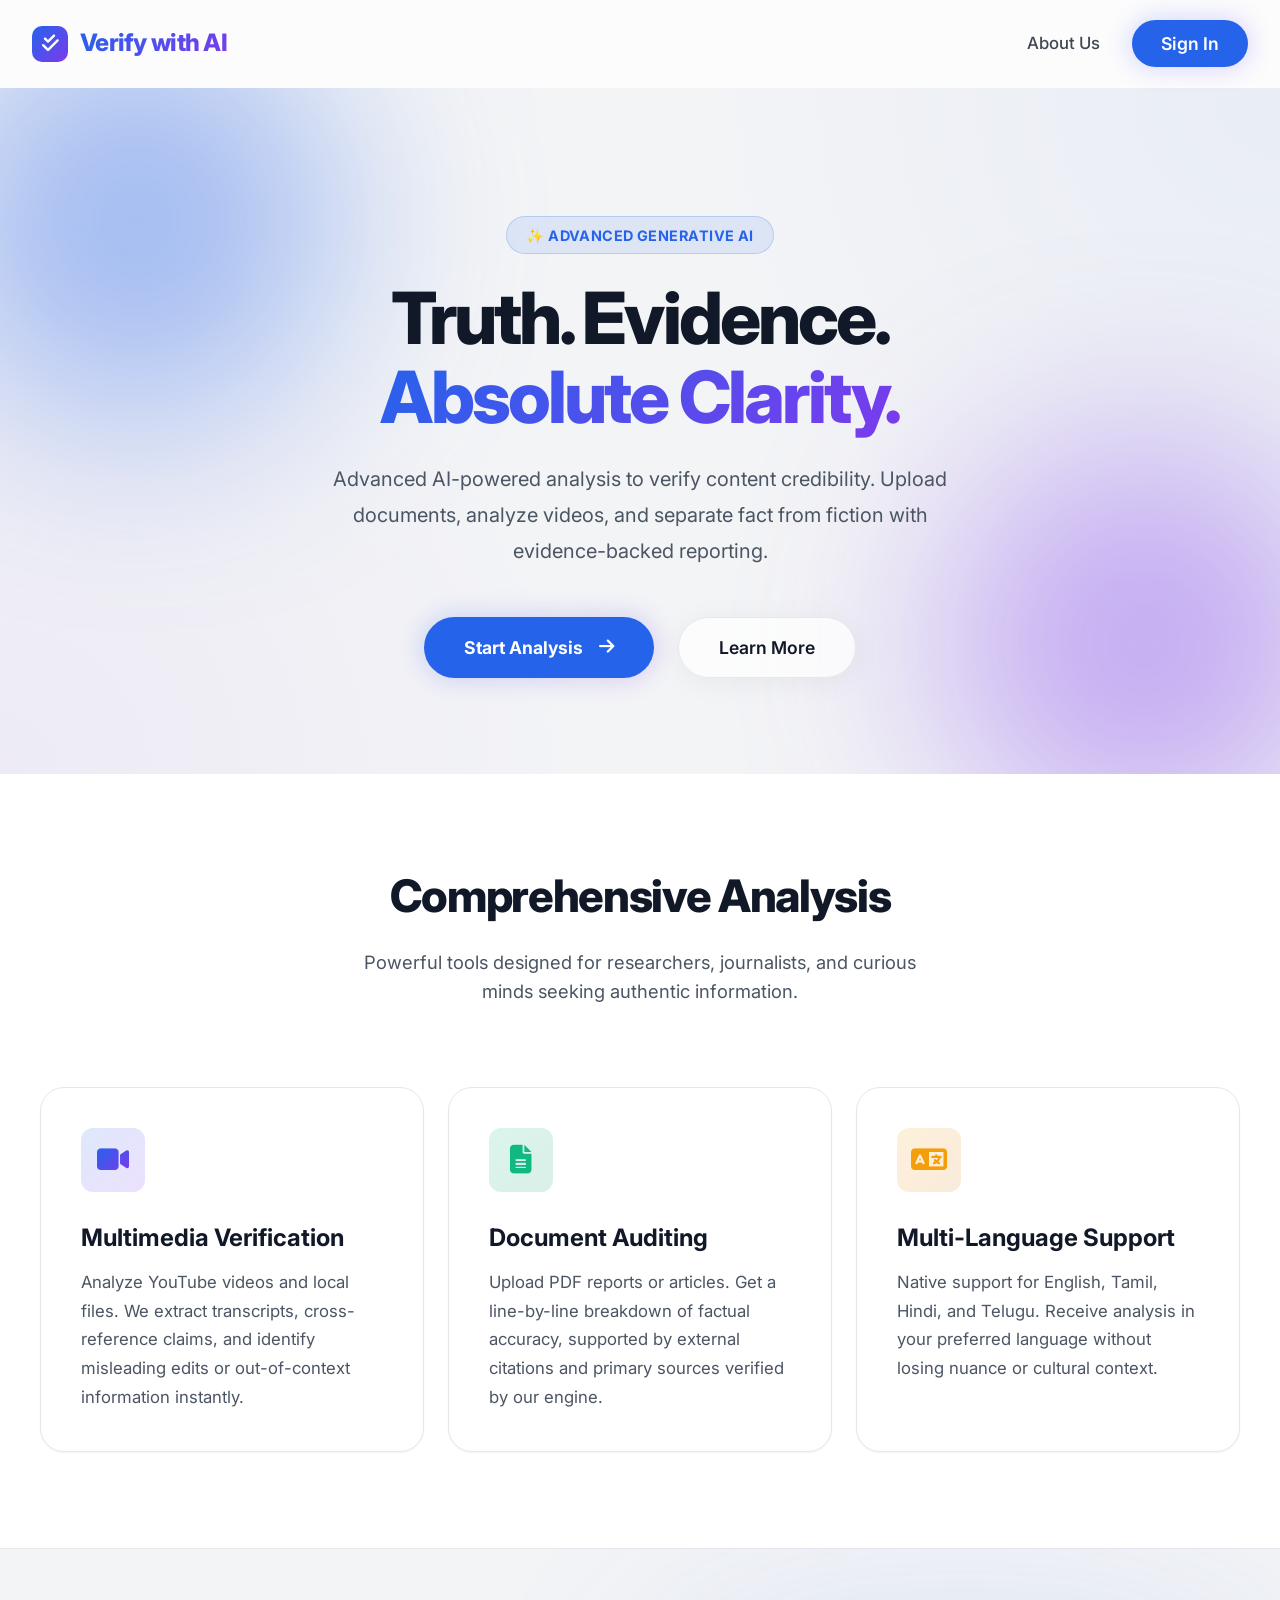
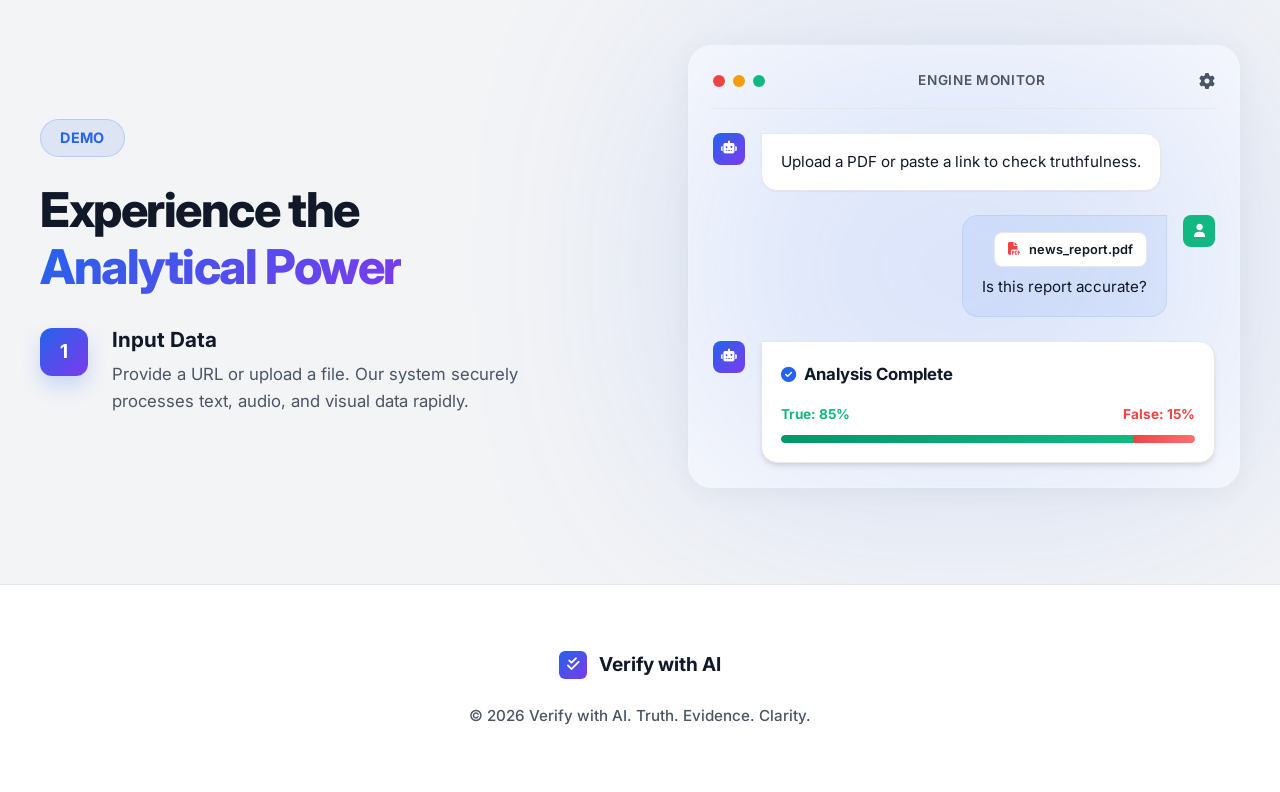
<file: index.html>
<!DOCTYPE html>
<html lang="en">

<head>
    <meta charset="UTF-8">
    <meta name="viewport" content="width=device-width, initial-scale=1.0">
    <title>Verify with AI - Advanced Content Verification</title>
    <link rel="stylesheet" href="style.css">
    <!-- Using Inter font for professional look -->
    <link href="https://fonts.googleapis.com/css2?family=Inter:wght@300;400;500;600;700&display=swap" rel="stylesheet">
    <link rel="stylesheet" href="https://cdnjs.cloudflare.com/ajax/libs/font-awesome/6.5.0/css/all.min.css">
</head>

<body class="landing-body">
    <nav class="glass-nav" style="padding: 1.25rem 2rem; display: flex; justify-content: space-between; align-items: center;">
        <div style="display: flex; align-items: center; gap: 0.75rem;">
            <div style="background: var(--primary-gradient); width: 36px; height: 36px; border-radius: 10px; display: flex; align-items: center; justify-content: center; color: white; font-size: 1.2rem;">
                <i class="fas fa-check-double"></i>
            </div>
            <div style="font-weight: 800; font-size: 1.5rem; letter-spacing: -0.03em;" class="text-gradient">Verify with AI</div>
        </div>
        <div style="display: flex; gap: 2rem; align-items: center;">
            <a href="about.html" style="color: var(--text-primary); text-decoration: none; font-weight: 500; font-size: 1.05rem; transition: color 0.3s; opacity: 0.8;">About Us</a>
            <a href="login.html" class="primary-button btn-glow" style="border-radius: 2rem; padding: 0.6rem 1.8rem;">
                Sign In
            </a>
        </div>
    </nav>

    <header class="hero-section">
        <div style="max-width: 900px; margin: 0 auto; text-align: center; position: relative; z-index: 10;">
            <div class="premium-badge animate-up" style="animation-delay: 0.1s;">✨ Advanced Generative AI</div>
            <h1 class="animate-up" style="font-size: 4.5rem; font-weight: 800; line-height: 1.1; margin-bottom: 1.5rem; letter-spacing: -0.04em; animation-delay: 0.2s;">
                Truth. Evidence. <br><span class="text-gradient">Absolute Clarity.</span>
            </h1>
            <p class="animate-up" style="font-size: 1.25rem; color: var(--text-secondary); max-width: 650px; margin: 0 auto 3rem; line-height: 1.8; animation-delay: 0.3s;">
                Advanced AI-powered analysis to verify content credibility. Upload documents, analyze videos, and separate fact from fiction with evidence-backed reporting.
            </p>
            <div class="animate-up" style="display: flex; gap: 1.5rem; justify-content: center; animation-delay: 0.4s;">
                <button class="primary-button btn-glow" onclick="window.location.href='login.html'" style="font-size: 1.1rem; padding: 1.2rem 2.5rem; border-radius: 3rem; font-weight: 700;">
                    Start Analysis <i class="fas fa-arrow-right" style="margin-left: 0.5rem;"></i>
                </button>
                <button class="secondary-button glass-panel" onclick="window.location.href='about.html'" style="font-size: 1.1rem; padding: 1.2rem 2.5rem; border-radius: 3rem; font-weight: 600; border: 1px solid var(--border-color);">
                    Learn More
                </button>
            </div>
        </div>
        <div style="position: absolute; top: -10%; left: -5%; width: 400px; height: 400px; background: rgba(37, 99, 235, 0.4); filter: blur(100px); border-radius: 50%; z-index: 0; pointer-events: none;"></div>
        <div style="position: absolute; bottom: -10%; right: -5%; width: 400px; height: 400px; background: rgba(124, 58, 237, 0.4); filter: blur(100px); border-radius: 50%; z-index: 0; pointer-events: none;"></div>
    </header>

    <section id="features" style="padding: 6rem 2rem; background-color: var(--surface-color); position: relative; z-index: 10;">
        <div style="text-align: center; margin-bottom: 5rem;">
            <h2 style="font-size: 2.8rem; margin-bottom: 1.5rem; font-weight: 800; letter-spacing: -0.03em;">Comprehensive Analysis</h2>
            <p style="color: var(--text-secondary); font-size: 1.15rem; max-width: 600px; margin: 0 auto;">Powerful tools designed for researchers, journalists, and curious minds seeking authentic information.</p>
        </div>

        <div class="bento-grid">
            <div class="premium-card animate-up" style="animation-delay: 0.1s;">
                <div class="feature-icon" style="background: linear-gradient(135deg, rgba(37, 99, 235, 0.15) 0%, rgba(124, 58, 237, 0.15) 100%); width: 64px; height: 64px; font-size: 1.8rem; margin-bottom: 2rem;">
                    <i class="fas fa-video text-gradient"></i>
                </div>
                <h3 style="font-size: 1.5rem; margin-bottom: 1rem; font-weight: 700;">Multimedia Verification</h3>
                <p style="color: var(--text-secondary); font-size: 1.05rem; line-height: 1.7;">Analyze YouTube videos and local files. We extract transcripts, cross-reference claims, and identify misleading edits or out-of-context information instantly.</p>
            </div>

            <div class="premium-card animate-up" style="animation-delay: 0.3s;">
                <div class="feature-icon" style="background: linear-gradient(135deg, rgba(16, 185, 129, 0.15) 0%, rgba(5, 150, 105, 0.15) 100%); color: #10B981; width: 64px; height: 64px; font-size: 1.8rem; margin-bottom: 2rem;">
                    <i class="fas fa-file-alt"></i>
                </div>
                <h3 style="font-size: 1.5rem; margin-bottom: 1rem; font-weight: 700;">Document Auditing</h3>
                <p style="color: var(--text-secondary); font-size: 1.05rem; line-height: 1.7;">Upload PDF reports or articles. Get a line-by-line breakdown of factual accuracy, supported by external citations and primary sources verified by our engine.</p>
            </div>

            <div class="premium-card animate-up" style="animation-delay: 0.5s;">
                <div class="feature-icon" style="background: linear-gradient(135deg, rgba(245, 158, 11, 0.15) 0%, rgba(217, 119, 6, 0.15) 100%); color: #F59E0B; width: 64px; height: 64px; font-size: 1.8rem; margin-bottom: 2rem;">
                    <i class="fas fa-language"></i>
                </div>
                <h3 style="font-size: 1.5rem; margin-bottom: 1rem; font-weight: 700;">Multi-Language Support</h3>
                <p style="color: var(--text-secondary); font-size: 1.05rem; line-height: 1.7;">Native support for English, Tamil, Hindi, and Telugu. Receive analysis in your preferred language without losing nuance or cultural context.</p>
            </div>
        </div>
    </section>

    <section style="padding: 6rem 2rem; background: var(--bg-color); border-top: 1px solid var(--border-color); position: relative; overflow: hidden;">
        <div style="max-width: 1200px; margin: 0 auto; display: grid; grid-template-columns: 1fr 1fr; gap: 6rem; align-items: center;">
            <div class="animate-up" style="animation-delay: 0.2s;">
                <div class="premium-badge">Demo</div>
                <h2 style="font-size: 3rem; margin-bottom: 2rem; font-weight: 800; line-height: 1.2; letter-spacing: -0.03em;">Experience the <br><span class="text-gradient">Analytical Power</span></h2>
                <div style="display: flex; flex-direction: column; gap: 2.5rem;">
                    <div style="display: flex; gap: 1.5rem; align-items: flex-start;">
                        <div style="width: 48px; height: 48px; background: var(--primary-gradient); color: white; border-radius: 12px; display: flex; align-items: center; justify-content: center; font-weight: 700; font-size: 1.2rem; flex-shrink: 0; box-shadow: 0 10px 20px rgba(37, 99, 235, 0.2);">1</div>
                        <div>
                            <h4 style="font-size: 1.3rem; margin-bottom: 0.5rem; font-weight: 700;">Input Data</h4>
                            <p style="color: var(--text-secondary); font-size: 1.05rem; line-height: 1.6;">Provide a URL or upload a file. Our system securely processes text, audio, and visual data rapidly.</p>
                        </div>
                    </div>
                </div>
            </div>

            <div class="glass-panel animate-up" style="padding: 1.5rem; animation-delay: 0.4s; position: relative;">
                <div style="border-bottom: 1px solid var(--border-color); padding-bottom: 1rem; margin-bottom: 1.5rem; display: flex; align-items: center; justify-content: space-between;">
                    <div style="display: flex; align-items: center; gap: 0.5rem;">
                        <div style="width: 12px; height: 12px; background: #EF4444; border-radius: 50%;"></div>
                        <div style="width: 12px; height: 12px; background: #F59E0B; border-radius: 50%;"></div>
                        <div style="width: 12px; height: 12px; background: #10B981; border-radius: 50%;"></div>
                    </div>
                    <span style="font-size: 0.85rem; font-weight: 600; color: var(--text-secondary); letter-spacing: 0.05em; text-transform: uppercase;">Engine Monitor</span>
                    <i class="fas fa-cog" style="color: var(--text-secondary);"></i>
                </div>

                <div style="display: flex; flex-direction: column; gap: 1.5rem;">
                    <div style="display: flex; gap: 1rem; align-items: flex-start;">
                        <div style="width: 32px; height: 32px; background: var(--primary-gradient); border-radius: 8px; display: flex; align-items: center; justify-content: center; color: white; font-size: 0.8rem; flex-shrink: 0;">
                            <i class="fas fa-robot"></i>
                        </div>
                        <div style="background: var(--surface-color); padding: 1rem 1.2rem; border-radius: 0 1rem 1rem 1rem; font-size: 0.95rem; color: var(--text-primary); border: 1px solid var(--border-color); box-shadow: var(--shadow-sm);">
                            Upload a PDF or paste a link to check truthfulness.
                        </div>
                    </div>

                    <div style="display: flex; gap: 1rem; align-items: flex-start; flex-direction: row-reverse;">
                        <div style="width: 32px; height: 32px; background: var(--secondary-color); border-radius: 8px; display: flex; align-items: center; justify-content: center; color: white; font-size: 0.8rem; flex-shrink: 0;">
                            <i class="fas fa-user"></i>
                        </div>
                        <div style="background: rgba(37, 99, 235, 0.08); padding: 1rem 1.2rem; border-radius: 1rem 0 1rem 1rem; font-size: 0.95rem; color: var(--text-primary); text-align: right; border: 1px solid rgba(37, 99, 235, 0.1);">
                            <div style="display: inline-flex; align-items: center; gap: 0.5rem; background: var(--surface-color); padding: 0.4rem 0.8rem; border-radius: 0.5rem; margin-bottom: 0.5rem; font-size: 0.8rem; border: 1px solid var(--border-color); font-weight: 600;">
                                <i class="fas fa-file-pdf" style="color: #EF4444;"></i> news_report.pdf
                            </div><br>
                            Is this report accurate?
                        </div>
                    </div>

                    <div style="display: flex; gap: 1rem; align-items: flex-start;">
                        <div style="width: 32px; height: 32px; background: var(--primary-gradient); border-radius: 8px; display: flex; align-items: center; justify-content: center; color: white; font-size: 0.8rem; flex-shrink: 0;">
                            <i class="fas fa-robot"></i>
                        </div>
                        <div style="background: var(--surface-color); padding: 1.2rem; border-radius: 0 1rem 1rem 1rem; font-size: 0.95rem; color: var(--text-primary); border: 1px solid var(--border-color); width: 100%; box-shadow: var(--shadow-md);">
                            <div style="display: flex; align-items: center; gap: 0.5rem; margin-bottom: 1rem;">
                                <i class="fas fa-check-circle" style="color: var(--primary-color);"></i>
                                <strong style="font-size: 1.05rem;">Analysis Complete</strong>
                            </div>
                            <div style="margin-top: 0.5rem; display: flex; justify-content: space-between; font-size: 0.85rem; font-weight: 700;">
                                <span style="color: #10B981;">True: 85%</span>
                                <span style="color: #EF4444;">False: 15%</span>
                            </div>
                            <div style="width: 100%; height: 8px; background: var(--bg-color); border-radius: 4px; margin-top: 0.6rem; overflow: hidden; display: flex;">
                                <div style="width: 85%; height: 100%; background: linear-gradient(90deg, #059669, #10B981); border-radius: 4px 0 0 4px;"></div>
                                <div style="width: 15%; height: 100%; background: linear-gradient(90deg, #EF4444, #F87171); border-radius: 0 4px 4px 0;"></div>
                            </div>
                        </div>
                    </div>
                </div>
                <div style="position: absolute; top: 50%; left: 50%; width: 100%; height: 100%; background: var(--primary-color); transform: translate(-50%, -50%); filter: blur(120px); opacity: 0.15; z-index: -1; pointer-events: none;"></div>
            </div>
        </div>
    </section>

    <footer style="background-color: var(--surface-color); padding: 4rem 2rem; border-top: 1px solid var(--border-color); text-align: center;">
        <div style="display: flex; align-items: center; justify-content: center; gap: 0.75rem; margin-bottom: 1.5rem;">
            <div style="background: var(--primary-gradient); width: 28px; height: 28px; border-radius: 6px; display: flex; align-items: center; justify-content: center; color: white; font-size: 0.9rem;">
                <i class="fas fa-check-double"></i>
            </div>
            <div style="font-weight: 700; font-size: 1.2rem; color: var(--text-primary);">Verify with AI</div>
        </div>
        <p style="color: var(--text-secondary); font-size: 0.95rem; font-weight: 500;">&copy; 2026 Verify with AI. Truth. Evidence. Clarity.</p>
    </footer>
</body>

</html>
</file>
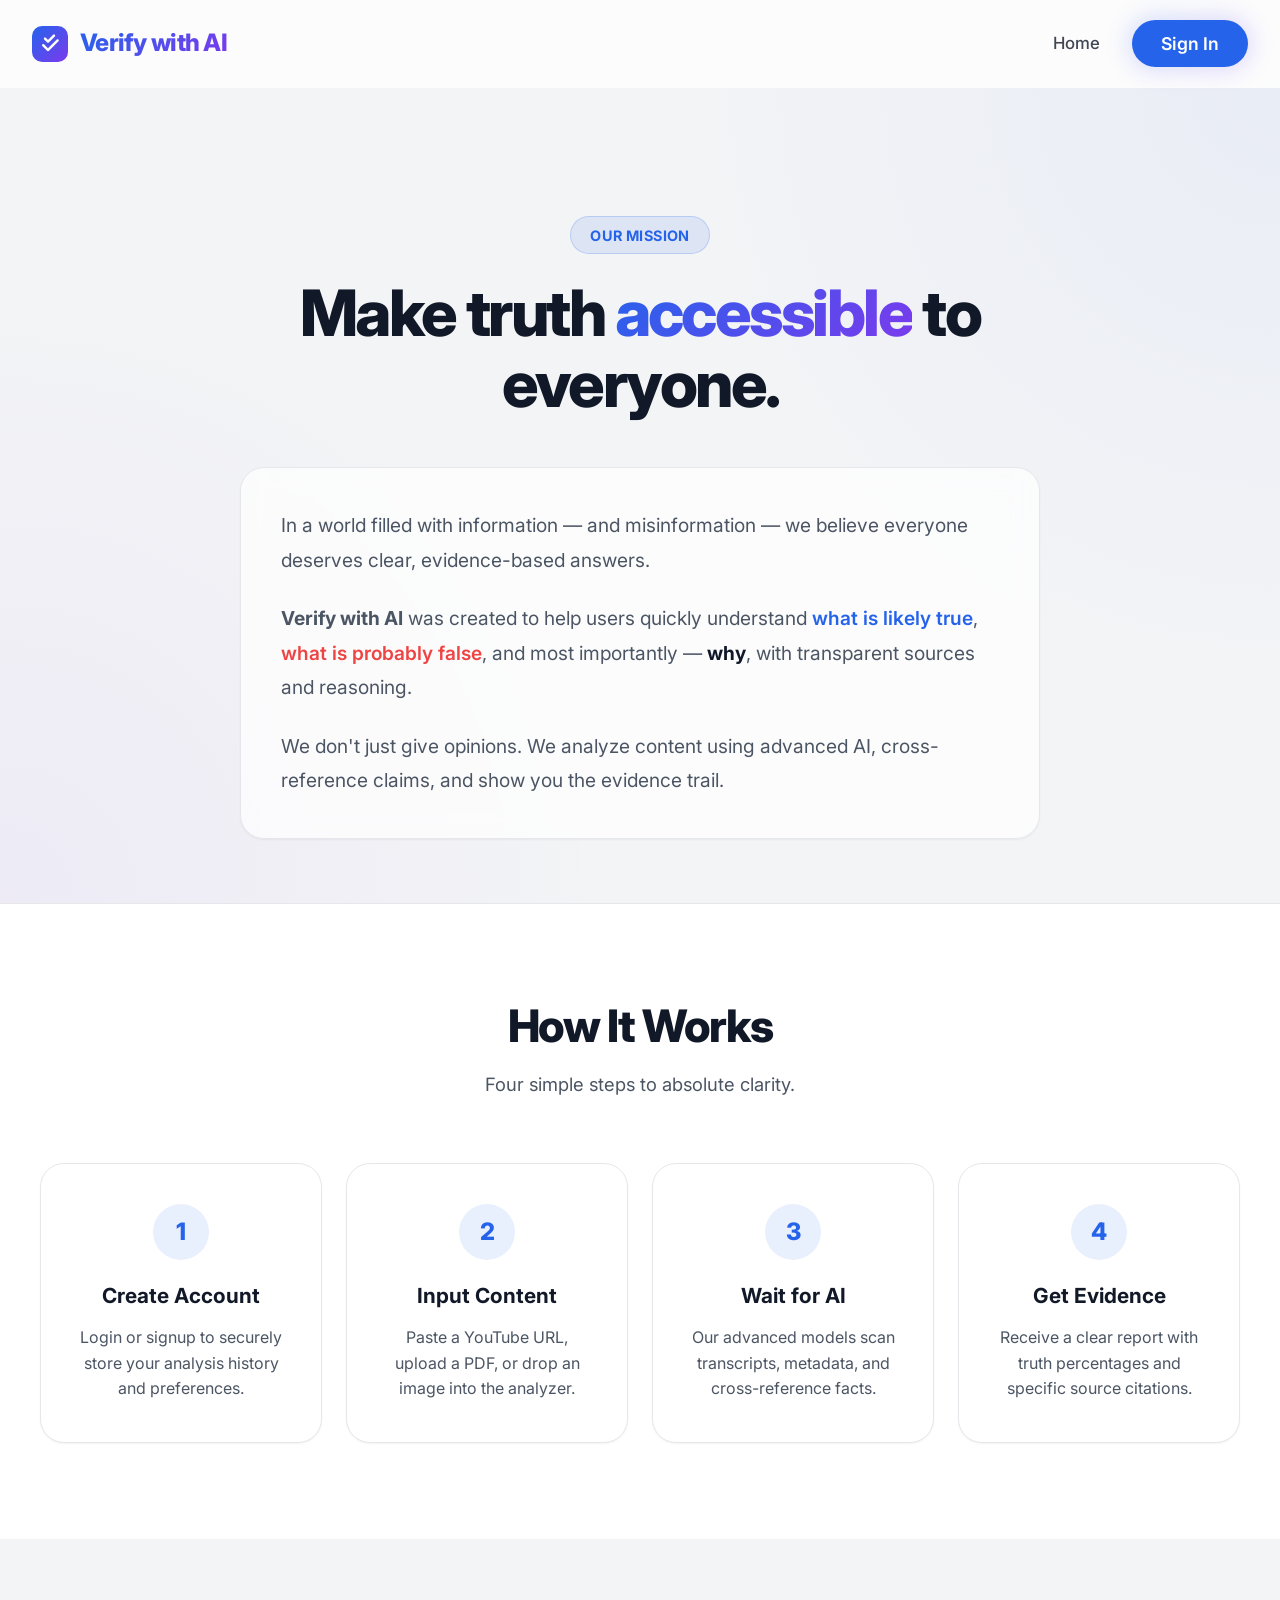
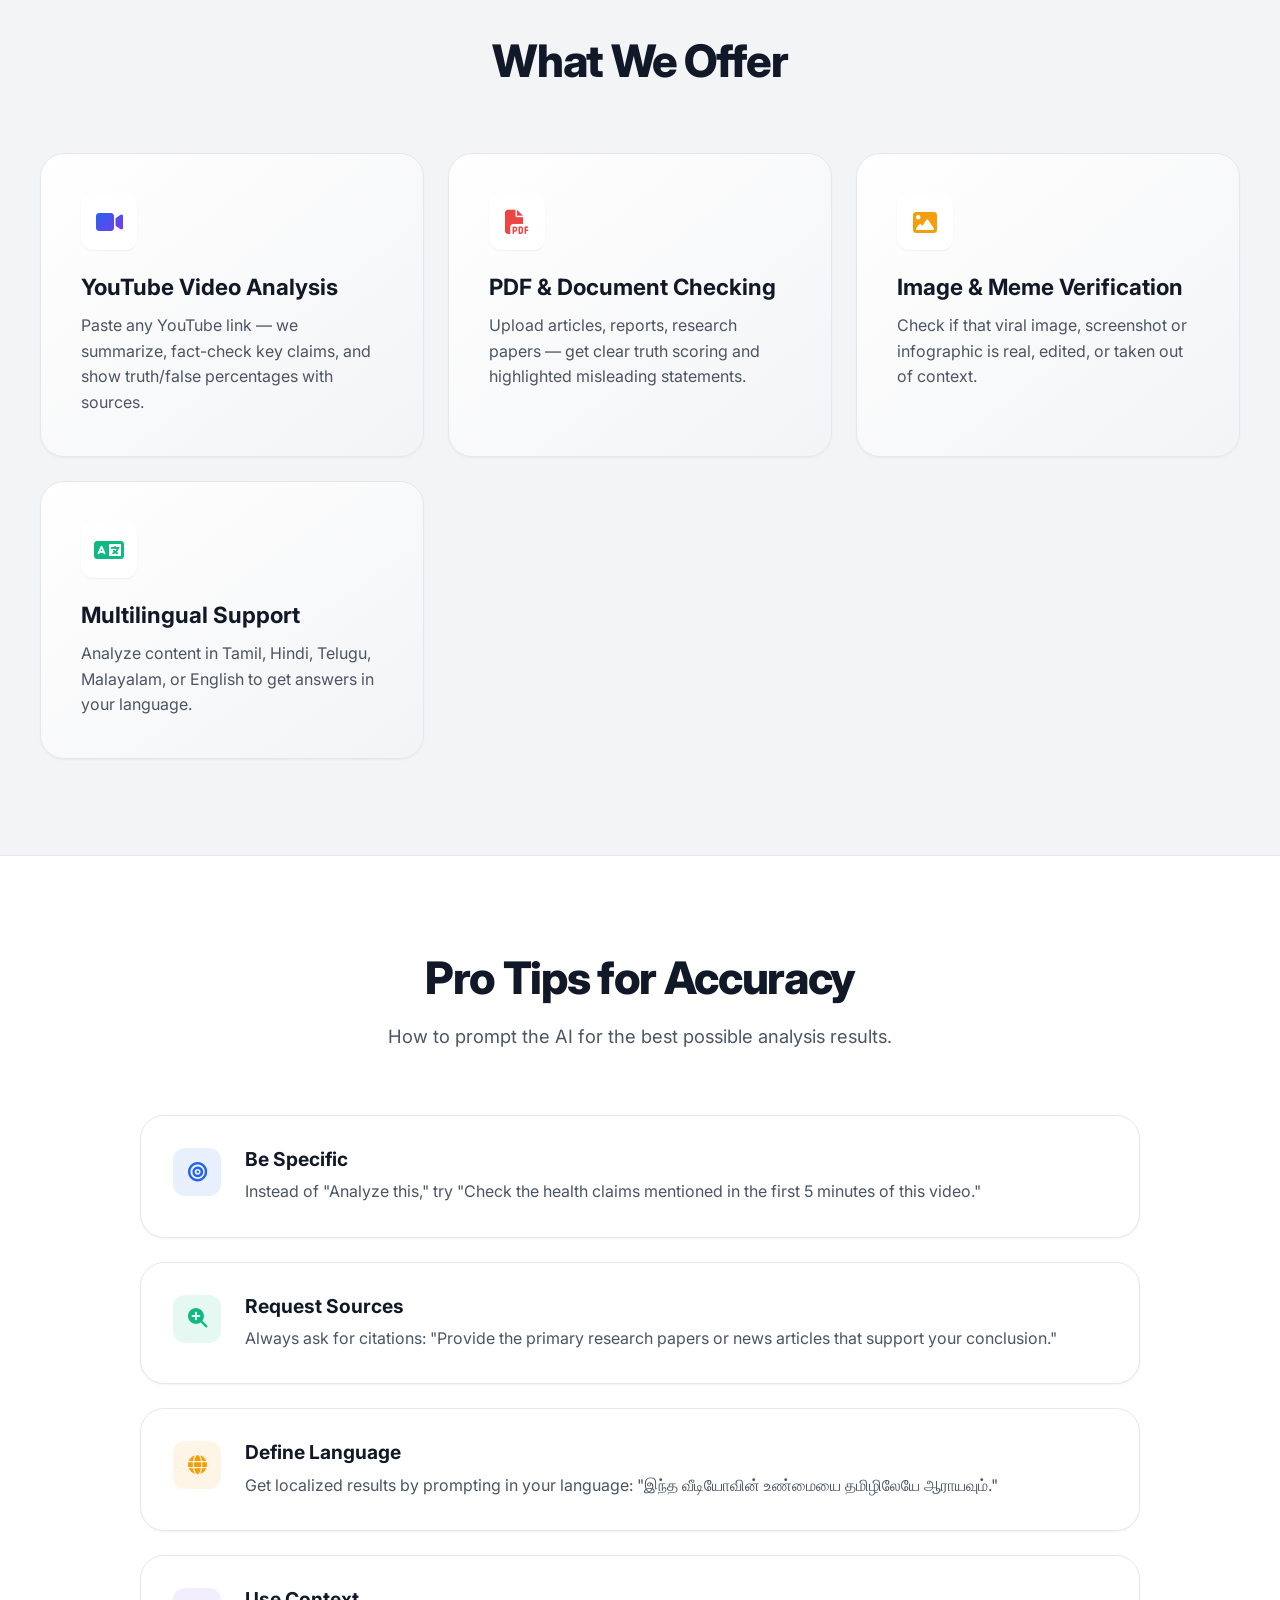
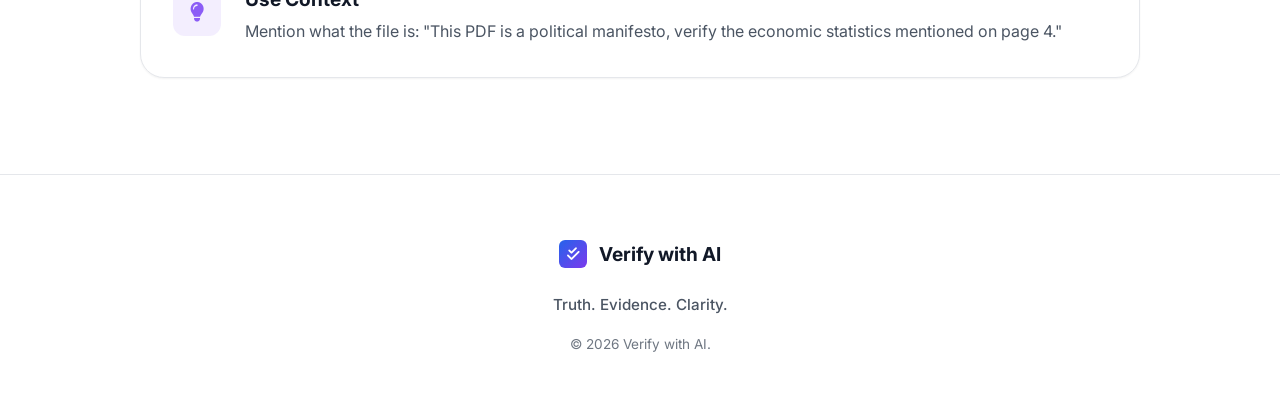
<file: about.html>
<!DOCTYPE html>
<html lang="en">

<head>
    <meta charset="UTF-8">
    <meta name="viewport" content="width=device-width, initial-scale=1.0">
    <title>Verify with AI - About Us</title>
    <link rel="stylesheet" href="style.css">
    <link href="https://fonts.googleapis.com/css2?family=Inter:wght@300;400;500;600;700&display=swap" rel="stylesheet">
    <link rel="stylesheet" href="https://cdnjs.cloudflare.com/ajax/libs/font-awesome/6.5.0/css/all.min.css">
</head>

<body class="about-page" style="background: var(--bg-color);">

    <nav class="glass-nav" style="padding: 1.25rem 2rem; display: flex; justify-content: space-between; align-items: center;">
        <div style="display: flex; align-items: center; gap: 0.75rem;">
            <div style="background: var(--primary-gradient); width: 36px; height: 36px; border-radius: 10px; display: flex; align-items: center; justify-content: center; color: white; font-size: 1.2rem;">
                <i class="fas fa-check-double"></i>
            </div>
            <a href="index.html" style="font-weight: 800; font-size: 1.5rem; letter-spacing: -0.03em; text-decoration: none;" class="text-gradient">Verify with AI</a>
        </div>
        <div style="display: flex; gap: 2rem; align-items: center;">
            <a href="index.html" style="color: var(--text-primary); text-decoration: none; font-weight: 500; font-size: 1.05rem; transition: color 0.3s; opacity: 0.8;">Home</a>
            <a href="login.html" class="primary-button btn-glow" style="border-radius: 2rem; padding: 0.6rem 1.8rem;">Sign In</a>
        </div>
    </nav>

    <!-- Mission Section -->
    <header class="hero-section" style="padding-bottom: 4rem; text-align: center;">
        <div style="max-width: 800px; margin: 0 auto; position: relative; z-index: 10;">
            <div class="premium-badge animate-up" style="animation-delay: 0.1s;">Our Mission</div>
            <h1 class="animate-up" style="font-size: 4rem; font-weight: 800; line-height: 1.1; margin-bottom: 1.5rem; letter-spacing: -0.04em; animation-delay: 0.2s;">
                Make truth <span class="text-gradient">accessible</span> to everyone.
            </h1>
            <div class="premium-card animate-up" style="margin-top: 3rem; text-align: left; animation-delay: 0.3s; background: var(--surface-glass); backdrop-filter: blur(12px);">
                <p style="font-size: 1.2rem; color: var(--text-secondary); margin-bottom: 1.5rem; line-height: 1.8;">
                    In a world filled with information — and misinformation — we believe everyone deserves clear, evidence-based answers.
                </p>
                <p style="font-size: 1.2rem; color: var(--text-secondary); margin-bottom: 1.5rem; line-height: 1.8;">
                    <strong>Verify with AI</strong> was created to help users quickly understand <span style="color: var(--primary-color); font-weight: 600;">what is likely true</span>, <span style="color: var(--danger-color); font-weight: 600;">what is probably false</span>, and most importantly — <strong style="color: var(--text-primary);">why</strong>, with transparent sources and reasoning.
                </p>
                <p style="font-size: 1.2rem; color: var(--text-secondary); line-height: 1.8;">
                    We don't just give opinions. We analyze content using advanced AI, cross-reference claims, and show you the evidence trail.
                </p>
            </div>
        </div>
    </header>

    <!-- How It Works Section -->
    <section style="padding: 6rem 2rem; background: var(--surface-color); border-top: 1px solid var(--border-color);">
        <div style="max-width: 1200px; margin: 0 auto;">
            <div style="text-align: center; margin-bottom: 4rem;">
                <h2 style="font-size: 2.8rem; font-weight: 800; letter-spacing: -0.03em;">How It Works</h2>
                <p style="color: var(--text-secondary); font-size: 1.15rem; margin-top: 1rem;">Four simple steps to absolute clarity.</p>
            </div>
            
            <div class="bento-grid" style="grid-template-columns: repeat(auto-fit, minmax(250px, 1fr));">
                <div class="premium-card animate-up" style="padding: 2.5rem 2rem; animation-delay: 0.1s; text-align: center;">
                    <div style="width: 56px; height: 56px; background: rgba(37, 99, 235, 0.1); color: var(--primary-color); border-radius: 50%; display: flex; align-items: center; justify-content: center; font-size: 1.5rem; font-weight: 800; margin: 0 auto 1.5rem;">1</div>
                    <h3 style="font-size: 1.3rem; margin-bottom: 1rem; font-weight: 700;">Create Account</h3>
                    <p style="color: var(--text-secondary); line-height: 1.6;">Login or signup to securely store your analysis history and preferences.</p>
                </div>
                
                <div class="premium-card animate-up" style="padding: 2.5rem 2rem; animation-delay: 0.2s; text-align: center;">
                    <div style="width: 56px; height: 56px; background: rgba(37, 99, 235, 0.1); color: var(--primary-color); border-radius: 50%; display: flex; align-items: center; justify-content: center; font-size: 1.5rem; font-weight: 800; margin: 0 auto 1.5rem;">2</div>
                    <h3 style="font-size: 1.3rem; margin-bottom: 1rem; font-weight: 700;">Input Content</h3>
                    <p style="color: var(--text-secondary); line-height: 1.6;">Paste a YouTube URL, upload a PDF, or drop an image into the analyzer.</p>
                </div>

                <div class="premium-card animate-up" style="padding: 2.5rem 2rem; animation-delay: 0.3s; text-align: center;">
                    <div style="width: 56px; height: 56px; background: rgba(37, 99, 235, 0.1); color: var(--primary-color); border-radius: 50%; display: flex; align-items: center; justify-content: center; font-size: 1.5rem; font-weight: 800; margin: 0 auto 1.5rem;">3</div>
                    <h3 style="font-size: 1.3rem; margin-bottom: 1rem; font-weight: 700;">Wait for AI</h3>
                    <p style="color: var(--text-secondary); line-height: 1.6;">Our advanced models scan transcripts, metadata, and cross-reference facts.</p>
                </div>

                <div class="premium-card animate-up" style="padding: 2.5rem 2rem; animation-delay: 0.4s; text-align: center;">
                    <div style="width: 56px; height: 56px; background: rgba(37, 99, 235, 0.1); color: var(--primary-color); border-radius: 50%; display: flex; align-items: center; justify-content: center; font-size: 1.5rem; font-weight: 800; margin: 0 auto 1.5rem;">4</div>
                    <h3 style="font-size: 1.3rem; margin-bottom: 1rem; font-weight: 700;">Get Evidence</h3>
                    <p style="color: var(--text-secondary); line-height: 1.6;">Receive a clear report with truth percentages and specific source citations.</p>
                </div>
            </div>
        </div>
    </section>

    <!-- What We Offer -->
    <section style="padding: 6rem 2rem; background: var(--bg-color);">
        <div style="max-width: 1200px; margin: 0 auto;">
            <div style="text-align: center; margin-bottom: 4rem;">
                <h2 style="font-size: 2.8rem; font-weight: 800; letter-spacing: -0.03em;">What We Offer</h2>
            </div>

            <div class="bento-grid">
                <div class="premium-card animate-up" style="background: linear-gradient(to bottom right, var(--surface-color), var(--bg-color));">
                    <div class="feature-icon" style="background: white; width: 56px; height: 56px; box-shadow: var(--shadow-sm); border-radius: 12px; display: flex; align-items: center; justify-content: center; margin-bottom: 1.5rem;"><i class="fas fa-video text-gradient" style="font-size: 1.5rem;"></i></div>
                    <h3 style="font-size: 1.4rem; margin-bottom: 0.8rem;">YouTube Video Analysis</h3>
                    <p style="color: var(--text-secondary);">Paste any YouTube link — we summarize, fact-check key claims, and show truth/false percentages with sources.</p>
                </div>

                <div class="premium-card animate-up" style="background: linear-gradient(to bottom right, var(--surface-color), var(--bg-color));">
                    <div class="feature-icon" style="background: white; width: 56px; height: 56px; box-shadow: var(--shadow-sm); border-radius: 12px; display: flex; align-items: center; justify-content: center; margin-bottom: 1.5rem;"><i class="fas fa-file-pdf" style="color: #EF4444; font-size: 1.5rem;"></i></div>
                    <h3 style="font-size: 1.4rem; margin-bottom: 0.8rem;">PDF & Document Checking</h3>
                    <p style="color: var(--text-secondary);">Upload articles, reports, research papers — get clear truth scoring and highlighted misleading statements.</p>
                </div>

                <div class="premium-card animate-up" style="background: linear-gradient(to bottom right, var(--surface-color), var(--bg-color));">
                    <div class="feature-icon" style="background: white; width: 56px; height: 56px; box-shadow: var(--shadow-sm); border-radius: 12px; display: flex; align-items: center; justify-content: center; margin-bottom: 1.5rem;"><i class="fas fa-image" style="color: #F59E0B; font-size: 1.5rem;"></i></div>
                    <h3 style="font-size: 1.4rem; margin-bottom: 0.8rem;">Image & Meme Verification</h3>
                    <p style="color: var(--text-secondary);">Check if that viral image, screenshot or infographic is real, edited, or taken out of context.</p>
                </div>

                <div class="premium-card animate-up" style="background: linear-gradient(to bottom right, var(--surface-color), var(--bg-color));">
                    <div class="feature-icon" style="background: white; width: 56px; height: 56px; box-shadow: var(--shadow-sm); border-radius: 12px; display: flex; align-items: center; justify-content: center; margin-bottom: 1.5rem;"><i class="fas fa-language" style="color: #10B981; font-size: 1.5rem;"></i></div>
                    <h3 style="font-size: 1.4rem; margin-bottom: 0.8rem;">Multilingual Support</h3>
                    <p style="color: var(--text-secondary);">Analyze content in Tamil, Hindi, Telugu, Malayalam, or English to get answers in your language.</p>
                </div>
            </div>
        </div>
    </section>

    <!-- Pro Tips -->
    <section style="padding: 6rem 2rem; background: var(--surface-color); border-top: 1px solid var(--border-color);">
        <div style="max-width: 1000px; margin: 0 auto;">
            <div style="text-align: center; margin-bottom: 4rem;">
                <h2 style="font-size: 2.8rem; font-weight: 800; letter-spacing: -0.03em;">Pro Tips for Accuracy</h2>
                <p style="color: var(--text-secondary); font-size: 1.15rem; margin-top: 1rem;">How to prompt the AI for the best possible analysis results.</p>
            </div>

            <div style="display: grid; grid-template-columns: 1fr; gap: 1.5rem;">
                <div class="premium-card animate-up" style="display: flex; gap: 1.5rem; align-items: flex-start; padding: 2rem;">
                    <div style="width: 48px; height: 48px; background: rgba(37, 99, 235, 0.1); color: var(--primary-color); border-radius: 12px; display: flex; align-items: center; justify-content: center; font-size: 1.2rem; flex-shrink: 0;"><i class="fas fa-bullseye"></i></div>
                    <div>
                        <h4 style="font-size: 1.2rem; margin-bottom: 0.5rem; font-weight: 700;">Be Specific</h4>
                        <p style="color: var(--text-secondary);">Instead of "Analyze this," try "Check the health claims mentioned in the first 5 minutes of this video."</p>
                    </div>
                </div>

                <div class="premium-card animate-up" style="display: flex; gap: 1.5rem; align-items: flex-start; padding: 2rem;">
                    <div style="width: 48px; height: 48px; background: rgba(16, 185, 129, 0.1); color: #10B981; border-radius: 12px; display: flex; align-items: center; justify-content: center; font-size: 1.2rem; flex-shrink: 0;"><i class="fas fa-search-plus"></i></div>
                    <div>
                        <h4 style="font-size: 1.2rem; margin-bottom: 0.5rem; font-weight: 700;">Request Sources</h4>
                        <p style="color: var(--text-secondary);">Always ask for citations: "Provide the primary research papers or news articles that support your conclusion."</p>
                    </div>
                </div>

                <div class="premium-card animate-up" style="display: flex; gap: 1.5rem; align-items: flex-start; padding: 2rem;">
                    <div style="width: 48px; height: 48px; background: rgba(245, 158, 11, 0.1); color: #F59E0B; border-radius: 12px; display: flex; align-items: center; justify-content: center; font-size: 1.2rem; flex-shrink: 0;"><i class="fas fa-globe"></i></div>
                    <div>
                        <h4 style="font-size: 1.2rem; margin-bottom: 0.5rem; font-weight: 700;">Define Language</h4>
                        <p style="color: var(--text-secondary);">Get localized results by prompting in your language: "இந்த வீடியோவின் உண்மையை தமிழிலேயே ஆராயவும்."</p>
                    </div>
                </div>

                <div class="premium-card animate-up" style="display: flex; gap: 1.5rem; align-items: flex-start; padding: 2rem;">
                    <div style="width: 48px; height: 48px; background: rgba(139, 92, 246, 0.1); color: #8b5cf6; border-radius: 12px; display: flex; align-items: center; justify-content: center; font-size: 1.2rem; flex-shrink: 0;"><i class="fas fa-lightbulb"></i></div>
                    <div>
                        <h4 style="font-size: 1.2rem; margin-bottom: 0.5rem; font-weight: 700;">Use Context</h4>
                        <p style="color: var(--text-secondary);">Mention what the file is: "This PDF is a political manifesto, verify the economic statistics mentioned on page 4."</p>
                    </div>
                </div>
            </div>
        </div>
    </section>

    <footer style="background-color: var(--surface-color); padding: 4rem 2rem; border-top: 1px solid var(--border-color); text-align: center;">
        <div style="display: flex; align-items: center; justify-content: center; gap: 0.75rem; margin-bottom: 1.5rem;">
            <div style="background: var(--primary-gradient); width: 28px; height: 28px; border-radius: 6px; display: flex; align-items: center; justify-content: center; color: white; font-size: 0.9rem;">
                <i class="fas fa-check-double"></i>
            </div>
            <div style="font-weight: 700; font-size: 1.2rem; color: var(--text-primary);">Verify with AI</div>
        </div>
        <p style="color: var(--text-secondary); font-size: 0.95rem; font-weight: 500;">Truth. Evidence. Clarity.</p>
        <p style="margin-top: 1rem; color: var(--text-secondary); font-size: 0.85rem; opacity: 0.8;">&copy; 2026 Verify with AI.</p>
    </footer>

</body>

</html>
</file>
<file: style.css>
/* Global Styles */
* {
    margin: 0;
    padding: 0;
    box-sizing: border-box;
    font-family: 'Inter', 'Segoe UI', Roboto, Helvetica, Arial, sans-serif;
}

:root {
    /* Professional Color Palette */
    --primary-color: #2563EB;
    /* Royal Blue */
    --primary-dark: #1E40AF;
    --secondary-color: #10B981;
    /* Emerald Green */
    --danger-color: #EF4444;
    /* Red */
    --warning-color: #F59E0B;
    /* Amber */
    --bg-color: #F3F4F6;
    /* Light Gray */
    --surface-color: #FFFFFF;
    --text-primary: #111827;
    /* Near Black */
    --text-secondary: #4B5563;
    /* Gray */
    --border-color: #E5E7EB;
    --shadow-sm: 0 1px 2px 0 rgba(0, 0, 0, 0.05);
    --shadow-md: 0 4px 6px -1px rgba(0, 0, 0, 0.1), 0 2px 4px -1px rgba(0, 0, 0, 0.06);
    --shadow-lg: 0 10px 15px -3px rgba(0, 0, 0, 0.1), 0 4px 6px -2px rgba(0, 0, 0, 0.05);
}

body.dark-theme {
    --bg-color: #111827;
    --surface-color: #1F2937;
    --text-primary: #F9FAFB;
    --text-secondary: #9CA3AF;
    --border-color: #374151;
    --primary-color: #3B82F6;
    --primary-dark: #60A5FA;
}

body {
    background-color: var(--bg-color);
    color: var(--text-primary);
    transition: background-color 0.3s, color 0.3s;
    line-height: 1.6;
}

/* Typography */
h1,
h2,
h3,
h4,
h5,
h6 {
    color: var(--text-primary);
    font-weight: 700;
    line-height: 1.2;
}

a {
    text-decoration: none;
    color: var(--primary-color);
    transition: color 0.2s;
}

a:hover {
    color: var(--primary-dark);
}

/* Buttons */
.primary-button {
    background-color: var(--primary-color);
    color: white;
    border: none;
    padding: 0.75rem 1.5rem;
    font-size: 1rem;
    font-weight: 600;
    border-radius: 0.5rem;
    cursor: pointer;
    transition: background-color 0.2s, transform 0.1s;
    display: inline-flex;
    align-items: center;
    gap: 0.5rem;
}

.primary-button:hover {
    background-color: var(--primary-dark);
    transform: translateY(-1px);
}

.secondary-button {
    background-color: transparent;
    border: 1px solid var(--border-color);
    color: var(--text-primary);
    padding: 0.75rem 1.5rem;
    font-size: 1rem;
    font-weight: 600;
    border-radius: 0.5rem;
    cursor: pointer;
    transition: background-color 0.2s;
}

.secondary-button:hover {
    background-color: var(--border-color);
}

/* Auth Pages */
.auth-container {
    display: flex;
    justify-content: center;
    align-items: center;
    min-height: 100vh;
    padding: 2rem;
    background: linear-gradient(135deg, var(--bg-color) 0%, var(--border-color) 100%);
}

.auth-box {
    background-color: var(--surface-color);
    padding: 2.5rem;
    border-radius: 1rem;
    box-shadow: var(--shadow-lg);
    width: 100%;
    max-width: 450px;
    border: 1px solid var(--border-color);
}

.auth-header {
    text-align: center;
    margin-bottom: 2rem;
}

.auth-header h1 {
    font-size: 1.875rem;
    margin-bottom: 0.5rem;
    color: var(--primary-color);
}

.auth-header p {
    color: var(--text-secondary);
}

.form-group {
    margin-bottom: 1.5rem;
}

.form-group label {
    display: block;
    margin-bottom: 0.5rem;
    font-weight: 500;
    color: var(--text-primary);
}

.form-group input {
    width: 100%;
    padding: 0.75rem;
    border: 1px solid var(--border-color);
    border-radius: 0.5rem;
    background-color: var(--bg-color);
    color: var(--text-primary);
    font-size: 1rem;
    transition: border-color 0.2s;
}

.form-group input:focus {
    outline: none;
    border-color: var(--primary-color);
    box-shadow: 0 0 0 3px rgba(37, 99, 235, 0.1);
}

/* Social Login Buttons */
.social-login {
    display: flex;
    flex-direction: column;
    gap: 0.75rem;
    margin-top: 1.5rem;
    border-top: 1px solid var(--border-color);
    padding-top: 1.5rem;
}

.social-btn {
    display: flex;
    align-items: center;
    justify-content: center;
    gap: 0.75rem;
    width: 100%;
    padding: 0.75rem;
    border: 1px solid var(--border-color);
    border-radius: 0.5rem;
    background-color: var(--surface-color);
    color: var(--text-primary);
    font-weight: 500;
    cursor: pointer;
    transition: background-color 0.2s;
}

.social-btn:hover {
    background-color: var(--bg-color);
}

.social-btn img {
    width: 20px;
    height: 20px;
}

.switch-form {
    text-align: center;
    margin-top: 1.5rem;
    font-size: 0.875rem;
    color: var(--text-secondary);
}

/* Main Application Layout */
.app-container {
    display: flex;
    height: 100vh;
    overflow: hidden;
}

/* Sidebar */
.sidebar {
    width: 280px;
    background-color: var(--surface-color);
    border-right: 1px solid var(--border-color);
    display: flex;
    flex-direction: column;
    transition: transform 0.3s ease-in-out;
    z-index: 50;
}

.sidebar-header {
    padding: 1.5rem;
    border-bottom: 1px solid var(--border-color);
    display: flex;
    align-items: center;
    justify-content: space-between;
}

.sidebar-header h2 {
    font-size: 1.25rem;
    color: var(--primary-color);
}

.sidebar-content {
    flex: 1;
    overflow-y: auto;
    padding: 1rem;
}

.new-chat-btn {
    width: 100%;
    padding: 0.75rem;
    background-color: var(--primary-color);
    text-align: center;
    color: white;
    border-radius: 0.5rem;
    margin-bottom: 1.5rem;
    cursor: pointer;
    transition: background-color 0.2s;
    border: none;
    font-weight: 600;
}

.new-chat-btn:hover {
    background-color: var(--primary-dark);
}

.history-section h3 {
    font-size: 0.75rem;
    text-transform: uppercase;
    color: var(--text-secondary);
    margin-bottom: 0.75rem;
    letter-spacing: 0.05em;
}

.history-item {
    padding: 0.75rem;
    border-radius: 0.5rem;
    cursor: pointer;
    color: var(--text-primary);
    transition: background-color 0.2s;
    font-size: 0.9rem;
    white-space: nowrap;
    overflow: hidden;
    text-overflow: ellipsis;
}

.history-item:hover {
    background-color: var(--bg-color);
}

.sidebar-footer {
    padding: 1rem;
    border-top: 1px solid var(--border-color);
}

.user-profile-mini {
    display: flex;
    align-items: center;
    gap: 0.75rem;
    padding: 0.5rem;
    border-radius: 0.5rem;
    cursor: pointer;
    transition: background-color 0.2s;
}

.user-profile-mini:hover {
    background-color: var(--bg-color);
}

.avatar-small {
    width: 32px;
    height: 32px;
    border-radius: 50%;
    background-color: var(--primary-color);
    color: white;
    display: flex;
    align-items: center;
    justify-content: center;
    font-size: 0.875rem;
}

/* Main Chat Area */
.main-content {
    flex: 1;
    display: flex;
    flex-direction: column;
    background-color: var(--bg-color);
    position: relative;
}

.chat-header {
    padding: 1rem 1.5rem;
    background-color: var(--surface-color);
    border-bottom: 1px solid var(--border-color);
    display: flex;
    justify-content: space-between;
    align-items: center;
}

.mobile-menu-btn {
    display: none;
    background: none;
    border: none;
    font-size: 1.25rem;
    color: var(--text-primary);
    cursor: pointer;
}

.chat-area {
    flex: 1;
    overflow-y: auto;
    padding: 2rem;
    display: flex;
    flex-direction: column;
    gap: 1.5rem;
    scroll-behavior: smooth;
}

.message-wrapper {
    display: flex;
    gap: 1rem;
    max-width: 800px;
    margin: 0 auto;
    width: 100%;
}

.message-wrapper.user {
    flex-direction: row-reverse;
}

.message-avatar {
    width: 36px;
    height: 36px;
    border-radius: 50%;
    background-color: var(--border-color);
    display: flex;
    align-items: center;
    justify-content: center;
    flex-shrink: 0;
}

.message-wrapper.user .message-avatar {
    background-color: var(--primary-color);
    color: white;
}

.message-wrapper.bot .message-avatar {
    background-color: var(--secondary-color);
    color: white;
}

.message-content {
    padding: 1rem 1.25rem;
    border-radius: 1rem;
    background-color: var(--surface-color);
    box-shadow: var(--shadow-sm);
    color: var(--text-primary);
    line-height: 1.6;
    border: 1px solid var(--border-color);
}

.message-wrapper.user .message-content {
    background-color: var(--primary-color);
    color: white;
    border: none;
}

/* Analysis Results Styling */
.analysis-card {
    margin-top: 1rem;
    border-top: 1px solid var(--border-color);
    padding-top: 1rem;
}

.score-bar {
    height: 8px;
    background-color: var(--bg-color);
    border-radius: 4px;
    overflow: hidden;
    margin: 0.5rem 0 1rem;
}

.score-fill {
    height: 100%;
    transition: width 1s ease-out;
}

.score-fill.true {
    background-color: var(--secondary-color);
}

.score-fill.false {
    background-color: var(--danger-color);
}

.evidence-list {
    list-style: none;
    margin-top: 0.5rem;
}

.evidence-list li {
    margin-bottom: 0.5rem;
    padding-left: 1.5rem;
    position: relative;
    font-size: 0.95rem;
}

.evidence-list li::before {
    content: "•";
    position: absolute;
    left: 0.5rem;
    color: var(--primary-color);
}

/* Input Area */
.input-area {
    padding: 1.5rem;
    background-color: var(--surface-color);
    border-top: 1px solid var(--border-color);
}

.input-container {
    max-width: 800px;
    margin: 0 auto;
    position: relative;
    display: flex;
    gap: 0.75rem;
    align-items: flex-end;
    background-color: var(--bg-color);
    padding: 0.75rem;
    border-radius: 1rem;
    border: 1px solid var(--border-color);
}

.input-container textarea {
    flex: 1;
    border: none;
    background: transparent;
    resize: none;
    max-height: 150px;
    padding: 0.5rem;
    font-size: 1rem;
    color: var(--text-primary);
    outline: none;
}

.action-btn {
    background: none;
    border: none;
    color: var(--text-secondary);
    padding: 0.5rem;
    cursor: pointer;
    transition: color 0.2s;
    border-radius: 0.25rem;
}

.action-btn:hover {
    color: var(--primary-color);
    background-color: rgba(0, 0, 0, 0.05);
}

.send-btn-icon {
    background-color: var(--primary-color);
    color: white;
    border: none;
    width: 36px;
    height: 36px;
    border-radius: 0.5rem;
    cursor: pointer;
    display: flex;
    align-items: center;
    justify-content: center;
    transition: background-color 0.2s;
}

.send-btn-icon:hover {
    background-color: var(--primary-dark);
}

/* About Page & Landing */
.landing-hero {
    min-height: 80vh;
    display: flex;
    flex-direction: column;
    justify-content: center;
    align-items: center;
    text-align: center;
    padding: 4rem 2rem;
    background: linear-gradient(180deg, var(--surface-color) 0%, var(--bg-color) 100%);
}

.landing-hero h1 {
    font-size: 3.5rem;
    background: linear-gradient(to right, var(--primary-color), var(--primary-dark));
    background-clip: text;
    -webkit-background-clip: text;
    -webkit-text-fill-color: transparent;
    margin-bottom: 1.5rem;
    letter-spacing: -0.02em;
}

.landing-hero p {
    font-size: 1.25rem;
    color: var(--text-secondary);
    max-width: 600px;
    margin-bottom: 3rem;
}

.feature-grid {
    display: grid;
    grid-template-columns: repeat(auto-fit, minmax(300px, 1fr));
    gap: 2rem;
    max-width: 1200px;
    margin: 4rem auto;
    padding: 0 2rem;
}

.feature-card {
    background-color: var(--surface-color);
    padding: 2rem;
    border-radius: 1rem;
    box-shadow: var(--shadow-md);
    border: 1px solid var(--border-color);
    transition: transform 0.2s;
}

.feature-card:hover {
    transform: translateY(-5px);
}

.feature-icon {
    width: 48px;
    height: 48px;
    background-color: rgba(37, 99, 235, 0.1);
    color: var(--primary-color);
    border-radius: 0.75rem;
    display: flex;
    align-items: center;
    justify-content: center;
    font-size: 1.5rem;
    margin-bottom: 1.5rem;
}

/* Modals */
.modal-overlay {
    position: fixed;
    top: 0;
    left: 0;
    right: 0;
    bottom: 0;
    background-color: rgba(0, 0, 0, 0.5);
    display: flex;
    justify-content: center;
    align-items: center;
    z-index: 1000;
    opacity: 0;
    pointer-events: none;
    transition: opacity 0.2s;
}

.modal-overlay.active {
    opacity: 1;
    pointer-events: auto;
}

.modal-container {
    background-color: var(--surface-color);
    padding: 2rem;
    border-radius: 1rem;
    width: 90%;
    max-width: 500px;
    box-shadow: var(--shadow-lg);
    transform: translateY(20px);
    transition: transform 0.2s;
}

.modal-overlay.active .modal-container {
    transform: translateY(0);
}

/* Profile Settings UI */
.profile-settings-modal {
    max-width: 480px;
    padding: 2.5rem;
    border-radius: 1.5rem;
    background: var(--surface-color);
    border: 1px solid var(--border-color);
    box-shadow: 0 10px 40px rgba(0, 0, 0, 0.2);
}

.modal-header {
    display: flex;
    align-items: center;
    justify-content: space-between;
    margin-bottom: 2rem;
    padding-bottom: 1rem;
    border-bottom: 1px solid var(--border-color);
}

.modal-header h3 {
    margin: 0;
    font-size: 1.3rem;
    font-weight: 700;
    display: flex;
    align-items: center;
    gap: 0.5rem;
    color: var(--text-color);
}

.modal-header h3 i {
    color: var(--primary-color);
}

.modal-close-btn {
    background: none;
    border: none;
    color: var(--text-secondary);
    cursor: pointer;
    font-size: 1.4rem;
    transition: color 0.2s, transform 0.2s;
    width: 32px;
    height: 32px;
    display: flex;
    align-items: center;
    justify-content: center;
    border-radius: 50%;
}

.modal-close-btn:hover {
    color: var(--danger-color, #dc3545);
    background-color: var(--bg-color);
    transform: rotate(90deg);
}

.profile-avatar-section {
    text-align: center;
    margin-bottom: 2rem;
}

.profile-avatar-preview {
    width: 88px;
    height: 88px;
    border-radius: 50%;
    background: linear-gradient(135deg, var(--primary-color), var(--secondary-color, #8b5cf6));
    color: white;
    display: flex;
    align-items: center;
    justify-content: center;
    font-size: 2.5rem;
    margin: 0 auto 0.8rem;
    box-shadow: 0 4px 15px rgba(37, 99, 235, 0.3);
    border: 3px solid var(--surface-color);
    transition: transform 0.3s;
}

.profile-avatar-preview:hover {
    transform: scale(1.05);
}

.profile-avatar-section p {
    font-size: 0.85rem;
    color: var(--text-secondary);
    margin: 0;
    font-weight: 500;
}

.profile-form .form-group {
    margin-bottom: 1.25rem;
}

.profile-form label {
    display: block;
    margin-bottom: 0.5rem;
    font-size: 0.8rem;
    font-weight: 600;
    color: var(--text-secondary);
    letter-spacing: 0.05em;
}

.input-with-icon {
    display: flex;
    align-items: center;
    width: 100%;
    border: 1px solid var(--border-color);
    border-radius: 0.8rem;
    background-color: var(--bg-color);
    padding: 0 1.2rem;
    transition: all 0.3s ease;
}

.input-with-icon:focus-within {
    border-color: var(--primary-color);
    box-shadow: 0 0 0 3px rgba(37, 99, 235, 0.1);
    background-color: var(--surface-color);
}

.input-with-icon i {
    color: var(--text-secondary);
    font-size: 1.1rem;
    opacity: 0.8;
    margin-right: 0.8rem;
    flex-shrink: 0;
}

.custom-input {
    flex: 1;
    width: 100%;
    padding: 0.8rem 0;
    border: none;
    background: transparent;
    color: var(--text-color);
    font-size: 0.95rem;
    font-family: inherit;
    outline: none;
}

.disabled-input {
    opacity: 0.7;
    cursor: not-allowed;
    background-color: rgba(0, 0, 0, 0.02);
}

.disabled-input .custom-input {
    cursor: not-allowed;
}

body.dark-theme .disabled-input .custom-input {
    background-color: rgba(255, 255, 255, 0.02);
}

.modal-actions {
    display: flex;
    gap: 1rem;
    justify-content: flex-end;
    margin-top: 2rem;
    padding-top: 1.5rem;
    border-top: 1px solid var(--border-color);
}

.btn-cancel {
    padding: 0.75rem 1.5rem;
    border-radius: 0.8rem;
    background: transparent;
    border: 1px solid var(--border-color);
    color: var(--text-secondary);
    font-weight: 600;
    cursor: pointer;
    transition: all 0.2s;
}

.btn-cancel:hover {
    background: var(--bg-color);
    color: var(--text-color);
}

.btn-save {
    padding: 0.75rem 1.5rem;
    border-radius: 0.8rem;
    background: var(--primary-color);
    border: none;
    color: white;
    font-weight: 600;
    cursor: pointer;
    display: flex;
    align-items: center;
    gap: 0.5rem;
    transition: all 0.2s;
    box-shadow: 0 4px 10px rgba(37, 99, 235, 0.2);
}

.btn-save:hover {
    background: var(--primary-dark, #1d4ed8);
    transform: translateY(-2px);
    box-shadow: 0 6px 15px rgba(37, 99, 235, 0.3);
}

@media (max-width: 480px) {
    .profile-settings-modal {
        padding: 1.5rem;
        border-radius: 1rem 1rem 0 0;
        margin-top: auto;
        width: 100%;
        max-width: 100%;
        transform: translateY(100%);
    }

    .modal-overlay.active .profile-settings-modal {
        transform: translateY(0);
    }

    .modal-overlay {
        align-items: flex-end;
    }

    .modal-actions {
        flex-direction: column-reverse;
        /* Usually stack buttons vertically on mobile */
    }

    .btn-cancel,
    .btn-save {
        width: 100%;
        justify-content: center;
    }
}

/* Loading Animation */
.typing-indicator {
    display: flex;
    gap: 4px;
    padding: 4px 8px;
}

.typing-dot {
    width: 6px;
    height: 6px;
    background-color: var(--text-secondary);
    border-radius: 50%;
    animation: typing 1.4s infinite ease-in-out both;
}

.typing-dot:nth-child(1) {
    animation-delay: -0.32s;
}

.typing-dot:nth-child(2) {
    animation-delay: -0.16s;
}

@keyframes typing {

    0%,
    80%,
    100% {
        transform: scale(0);
    }

    40% {
        transform: scale(1);
    }
}

/* Responsive */
@media (max-width: 768px) {
    .sidebar {
        position: fixed;
        left: -100%;
        height: 100%;
    }

    .sidebar.active {
        left: 0;
    }

    .mobile-menu-btn {
        display: block;
    }

    .landing-hero h1 {
        font-size: 2.5rem;
    }
}

body.dark-theme {
    --bg-color: #1A1A1A;
    --surface-color: #2D2D2D;
    --text-color: #E0E0E0;
    --text-secondary: #B0B0B0;
    --border-color: #404040;
    --shadow: 0 2px 10px rgba(0, 0, 0, 0.3);
    --shadow-lg: 0 4px 20px rgba(0, 0, 0, 0.4);
}

body {
    font-family: Arial, sans-serif;
    background-color: var(--bg-color);
    color: var(--text-color);
    transition: background-color 0.3s, color 0.3s;
}

/* Welcome Page */
.welcome-container {
    display: flex;
    justify-content: center;
    align-items: center;
    height: 100vh;
    text-align: center;
    padding: 20px;
}

.welcome-content h1 {
    font-size: 3em;
    color: var(--primary-color);
    margin-bottom: 20px;
}

.welcome-description {
    font-size: 1.2em;
    color: var(--text-secondary);
    margin-bottom: 40px;
    max-width: 600px;
    line-height: 1.6;
}

.primary-button {
    background-color: var(--primary-color);
    color: white;
    border: none;
    padding: 15px 40px;
    font-size: 1.1em;
    border-radius: 8px;
    cursor: pointer;
    transition: transform 0.2s, box-shadow 0.2s;
}

.primary-button:hover {
    transform: translateY(-2px);
    box-shadow: var(--shadow-lg);
}

/* Auth Pages */
.auth-container {
    display: flex;
    justify-content: center;
    align-items: center;
    min-height: 100vh;
    padding: 20px;
}

.auth-box {
    background-color: var(--surface-color);
    padding: 40px;
    border-radius: 12px;
    box-shadow: var(--shadow-lg);
    max-width: 450px;
    width: 100%;
}

.auth-box h1 {
    color: var(--primary-color);
    margin-bottom: 30px;
    text-align: center;
}

.auth-box h2 {
    color: var(--text-color);
    margin-bottom: 20px;
    font-size: 1.3em;
}

.form-group {
    margin-bottom: 20px;
}

.form-group label {
    display: block;
    margin-bottom: 8px;
    color: var(--text-color);
    font-weight: 500;
}

.form-group input {
    width: 100%;
    padding: 12px;
    border: 1px solid var(--border-color);
    border-radius: 6px;
    font-size: 1em;
    background-color: var(--surface-color);
    color: var(--text-color);
}

.form-group input:focus {
    outline: none;
    border-color: var(--primary-color);
}

/* Message Styles */
.message {
    margin-top: 15px;
    padding: 10px;
    border-radius: 6px;
    text-align: center;
    display: none;
}

.message.success {
    background-color: #D4EDDA;
    color: #155724;
    display: block;
}

.message.error {
    background-color: #F8D7DA;
    color: #721C24;
    display: block;
}

.about-page {
    --about-primary: #4361ee;
    --about-primary-dark: #3f37c9;
    --about-text: #1d3557;
    --about-text-light: #457b9d;
    --about-bg: #f8f9fa;
    --about-white: #ffffff;
    --about-gray: #6c757d;
    --about-light-gray: #f1f4f9;
}

@keyframes slideUp {
    from {
        opacity: 0;
        transform: translateY(30px);
    }

    to {
        opacity: 1;
        transform: translateY(0);
    }
}

@keyframes fadeIn {
    from {
        opacity: 0;
    }

    to {
        opacity: 1;
    }
}

@keyframes float {
    0% {
        transform: translateY(0px);
    }

    50% {
        transform: translateY(-10px);
    }

    100% {
        transform: translateY(0px);
    }
}

.animate-up {
    animation: slideUp 0.8s ease-out forwards;
}

.animate-fade {
    animation: fadeIn 1.2s ease-out forwards;
}

.about-header {
    background: linear-gradient(135deg, var(--about-primary) 0%, var(--about-primary-dark) 100%);
    color: white;
    padding: 5rem 0 4rem;
    text-align: center;
}

.about-header h1 {
    font-size: clamp(2.5rem, 8vw, 4.2rem);
    margin-bottom: 1rem;
    font-weight: 700;
}

.about-header p {
    font-size: clamp(1.1rem, 3vw, 1.5rem);
    max-width: 700px;
    margin: 0 auto 2rem;
    opacity: 0.95;
}

.about-section {
    padding: 5rem 0;
}

.about-container {
    max-width: 1100px;
    margin: 0 auto;
    padding: 0 20px;
}

.about-section-title {
    text-align: center;
    font-size: 2.5rem;
    margin-bottom: 1.5rem;
    color: var(--about-primary);
    position: relative;
}

.about-section-title::after {
    content: '';
    width: 80px;
    height: 4px;
    background: var(--about-primary);
    position: absolute;
    bottom: -12px;
    left: 50%;
    transform: translateX(-50%);
    border-radius: 2px;
}

.about-content {
    display: grid;
    grid-template-columns: 1fr;
    gap: 3rem;
    align-items: center;
}

.mission-card,
.features-grid {
    background: white;
    border-radius: 16px;
    padding: 2.5rem;
    box-shadow: 0 10px 30px rgba(0, 0, 0, 0.06);
    border: 1px solid var(--about-light-gray);
}

.mission-card h2 {
    color: var(--about-primary);
    margin-bottom: 1.2rem;
    font-size: 1.8rem;
}

.features-grid {
    display: grid;
    grid-template-columns: repeat(auto-fit, minmax(280px, 1fr));
    gap: 1.8rem;
}

.feature-item {
    text-align: center;
    padding: 1.5rem;
    transition: transform 0.3s ease, box-shadow 0.3s ease;
    border-radius: 12px;
}

.feature-item:hover {
    transform: translateY(-10px);
    box-shadow: 0 15px 35px rgba(67, 97, 238, 0.1);
    background: var(--about-white);
}

.feature-icon {
    font-size: 3rem;
    color: var(--about-primary);
    margin-bottom: 1.5rem;
    transition: transform 0.3s ease;
}

.feature-item:hover .feature-icon {
    transform: scale(1.1) rotate(5deg);
}

/* How it Works Styles */
.steps-container {
    display: grid;
    grid-template-columns: repeat(auto-fit, minmax(200px, 1fr));
    gap: 2rem;
    margin-top: 3rem;
    position: relative;
}

.step-card {
    text-align: center;
    position: relative;
    z-index: 1;
}

.step-number {
    width: 60px;
    height: 60px;
    background: var(--about-primary);
    color: white;
    border-radius: 50%;
    display: flex;
    align-items: center;
    justify-content: center;
    font-weight: bold;
    font-size: 1.5rem;
    margin: 0 auto 1.5rem;
    box-shadow: 0 5px 15px rgba(67, 97, 238, 0.3);
}

.step-card h3 {
    margin-bottom: 0.5rem;
    color: var(--about-text);
}

.step-card p {
    font-size: 0.95rem;
    color: var(--about-text-light);
}

.start-now-container {
    text-align: center;
    padding: 6rem 0;
    background: linear-gradient(to bottom, var(--about-white), var(--about-light-gray));
}

.tips-grid {
    display: grid;
    grid-template-columns: repeat(auto-fit, minmax(250px, 1fr));
    gap: 1.5rem;
    margin-top: 2rem;
}

.tip-card {
    background: var(--about-white);
    padding: 1.5rem;
    border-radius: 12px;
    border-left: 4px solid var(--about-primary);
    box-shadow: 0 5px 15px rgba(0, 0, 0, 0.05);
    text-align: left;
    transition: transform 0.2s;
}

.tip-card:hover {
    transform: translateX(5px);
}

.tip-card h4 {
    color: var(--about-primary);
    margin-bottom: 0.5rem;
    display: flex;
    align-items: center;
    gap: 10px;
}

.tip-card p {
    font-size: 0.9rem;
    color: var(--about-text-light);
}

.about-footer {
    background: var(--about-primary-dark);
    color: white;
    text-align: center;
    padding: 3rem 0 2rem;
}

.social-links a {
    color: white;
    font-size: 1.6rem;
    margin: 0 12px;
    transition: 0.3s;
}

.social-links a:hover {
    color: var(--about-primary);
    transform: translateY(-3px);
}

@media (min-width: 768px) {
    .about-content {
        grid-template-columns: 1fr 1fr;
    }
}

/* Desktop Sidebar Toggle & Collapsed State */
@media (min-width: 769px) {
    .mobile-menu-btn {
        display: block !important;
        background: none;
        border: none;
        color: var(--text-secondary);
        font-size: 1.2rem;
        cursor: pointer;
        padding: 0.5rem;
        border-radius: 0.5rem;
        transition: background-color 0.2s;
        margin-right: 0.5rem;
    }

    .mobile-menu-btn:hover {
        background-color: var(--bg-color);
        color: var(--primary-color);
    }

    .sidebar {
        transition: width 0.3s ease;
        overflow: hidden;
        white-space: nowrap;
        width: 280px;
        /* Default expanded width */
    }

    .sidebar.collapsed {
        width: 80px;
    }

    .sidebar.collapsed .sidebar-header {
        justify-content: center;
        padding: 1.5rem 0.5rem;
    }

    .sidebar.collapsed .sidebar-header h2 {
        display: none;
    }

    .sidebar.collapsed .sidebar-header .mobile-menu-btn {
        display: none !important;
        /* Hide the inner toggle if standard sidebar has one, but usually it's in main area */
    }

    /* In case sidebar-header has its own toggle, hide it in collapsed mode if redundant */

    .sidebar.collapsed .new-chat-btn {
        padding: 0.75rem;
        justify-content: center;
        width: 50px;
        margin: 0 auto 1.5rem;
    }

    .sidebar.collapsed .new-chat-btn i {
        font-size: 1.2rem;
        margin: 0;
    }

    .sidebar.collapsed .new-chat-btn {
        font-size: 0;
    }

    .sidebar.collapsed .history-section {
        display: none;
    }

    .sidebar.collapsed .user-profile-section {
        padding: 0.5rem;
        display: flex;
        justify-content: center;
    }

    .sidebar.collapsed .user-profile-mini {
        justify-content: center;
        padding: 0;
        width: auto;
    }

    .sidebar.collapsed .user-profile-mini>div:not(.avatar-small),
    .sidebar.collapsed .user-profile-mini>i {
        display: none;
    }

    .sidebar.collapsed .user-profile-mini .avatar-small {
        margin: 0;
        width: 40px;
        height: 40px;
        font-size: 1.2rem;
    }

    .sidebar.collapsed .language-section {
        display: none;
    }
}

/* Language Selection Buttons */
.lang-btn {
    padding: 0.5rem;
    border: 1px solid var(--border-color);
    background-color: var(--surface-color);
    color: var(--text-primary);
    border-radius: 0.4rem;
    font-size: 0.8rem;
    cursor: pointer;
    transition: all 0.2s;
    font-weight: 500;
}

.lang-btn:hover {
    border-color: var(--primary-color);
    color: var(--primary-color);
}

.lang-btn.active {
    background-color: var(--primary-color);
    color: white;
    border-color: var(--primary-color);
}

/* Black and White Theme Overrides */
.bw-theme .about-section-title {
    color: #000;
}

.bw-theme .about-section-title::after {
    background: #000;
}

.bw-theme .tip-card {
    border-left-color: #000;
    background: #fff;
    border: 1px solid #e0e0e0;
    /* Optional: add a subtle border since we removing color */
    border-left: 4px solid #000;
}

.bw-theme .tip-card h4 {
    color: #000;
}

.bw-theme .tip-card h4 i {
    color: #000;
}

/* Premium UI Enhancements */
:root {
    --primary-gradient: linear-gradient(135deg, #2563EB 0%, #7C3AED 100%);
    --surface-glass: rgba(255, 255, 255, 0.7);
    --glass-border: rgba(255, 255, 255, 0.2);
    --shadow-premium: 0 20px 40px -15px rgba(37, 99, 235, 0.2);
}

body.dark-theme {
    --surface-glass: rgba(17, 24, 39, 0.8);
    --glass-border: rgba(255, 255, 255, 0.05);
}

.text-gradient {
    background: var(--primary-gradient);
    -webkit-background-clip: text;
    -webkit-text-fill-color: transparent;
    background-clip: text;
}

.glass-nav {
    background: var(--surface-glass) !important;
    backdrop-filter: blur(12px);
    border-bottom: 1px solid var(--glass-border) !important;
    position: sticky;
    top: 0;
    z-index: 100;
}

.premium-card {
    background: var(--surface-color);
    border: 1px solid var(--border-color);
    border-radius: 1.5rem;
    padding: 2.5rem;
    box-shadow: var(--shadow-sm);
    transition: all 0.4s ease;
    position: relative;
    overflow: hidden;
}

.premium-card:hover {
    transform: translateY(-8px);
    box-shadow: var(--shadow-premium);
    border-color: rgba(37, 99, 235, 0.3);
}

.premium-card::before {
    content: '';
    position: absolute;
    top: 0;
    left: 0;
    width: 100%;
    height: 4px;
    background: var(--primary-gradient);
    opacity: 0;
    transition: opacity 0.3s;
}

.premium-card:hover::before {
    opacity: 1;
}

.hero-section {
    position: relative;
    overflow: hidden;
    padding: 8rem 2rem 6rem;
    background: radial-gradient(circle at top right, rgba(37, 99, 235, 0.05) 0%, transparent 40%),
                radial-gradient(circle at bottom left, rgba(124, 58, 237, 0.05) 0%, transparent 40%);
}

.animate-up {
    opacity: 0;
    transform: translateY(30px);
    animation: fadeUp 0.8s forwards;
}

@keyframes fadeUp {
    to {
        opacity: 1;
        transform: translateY(0);
    }
}

.bento-grid {
    display: grid;
    grid-template-columns: repeat(auto-fit, minmax(300px, 1fr));
    gap: 1.5rem;
    max-width: 1200px;
    margin: 0 auto;
}

.premium-badge {
    display: inline-block;
    padding: 0.4rem 1.2rem;
    border-radius: 2rem;
    background: rgba(37, 99, 235, 0.1);
    color: var(--primary-color);
    font-weight: 700;
    font-size: 0.9rem;
    margin-bottom: 1.5rem;
    border: 1px solid rgba(37, 99, 235, 0.2);
    letter-spacing: 0.03em;
    text-transform: uppercase;
}

.btn-glow {
    position: relative;
}
.btn-glow::after {
    content: '';
    position: absolute;
    top: -3px; left: -3px; right: -3px; bottom: -3px;
    background: var(--primary-gradient);
    z-index: -1;
    border-radius: inherit;
    filter: blur(12px);
    opacity: 0.2;
    transition: opacity 0.3s;
}
.btn-glow:hover::after {
    opacity: 0.6;
}

.glass-panel {
    background: var(--surface-glass);
    backdrop-filter: blur(16px);
    border: 1px solid var(--glass-border);
    border-radius: 1.5rem;
    box-shadow: 0 4px 30px rgba(0, 0, 0, 0.05);
}
</file>
